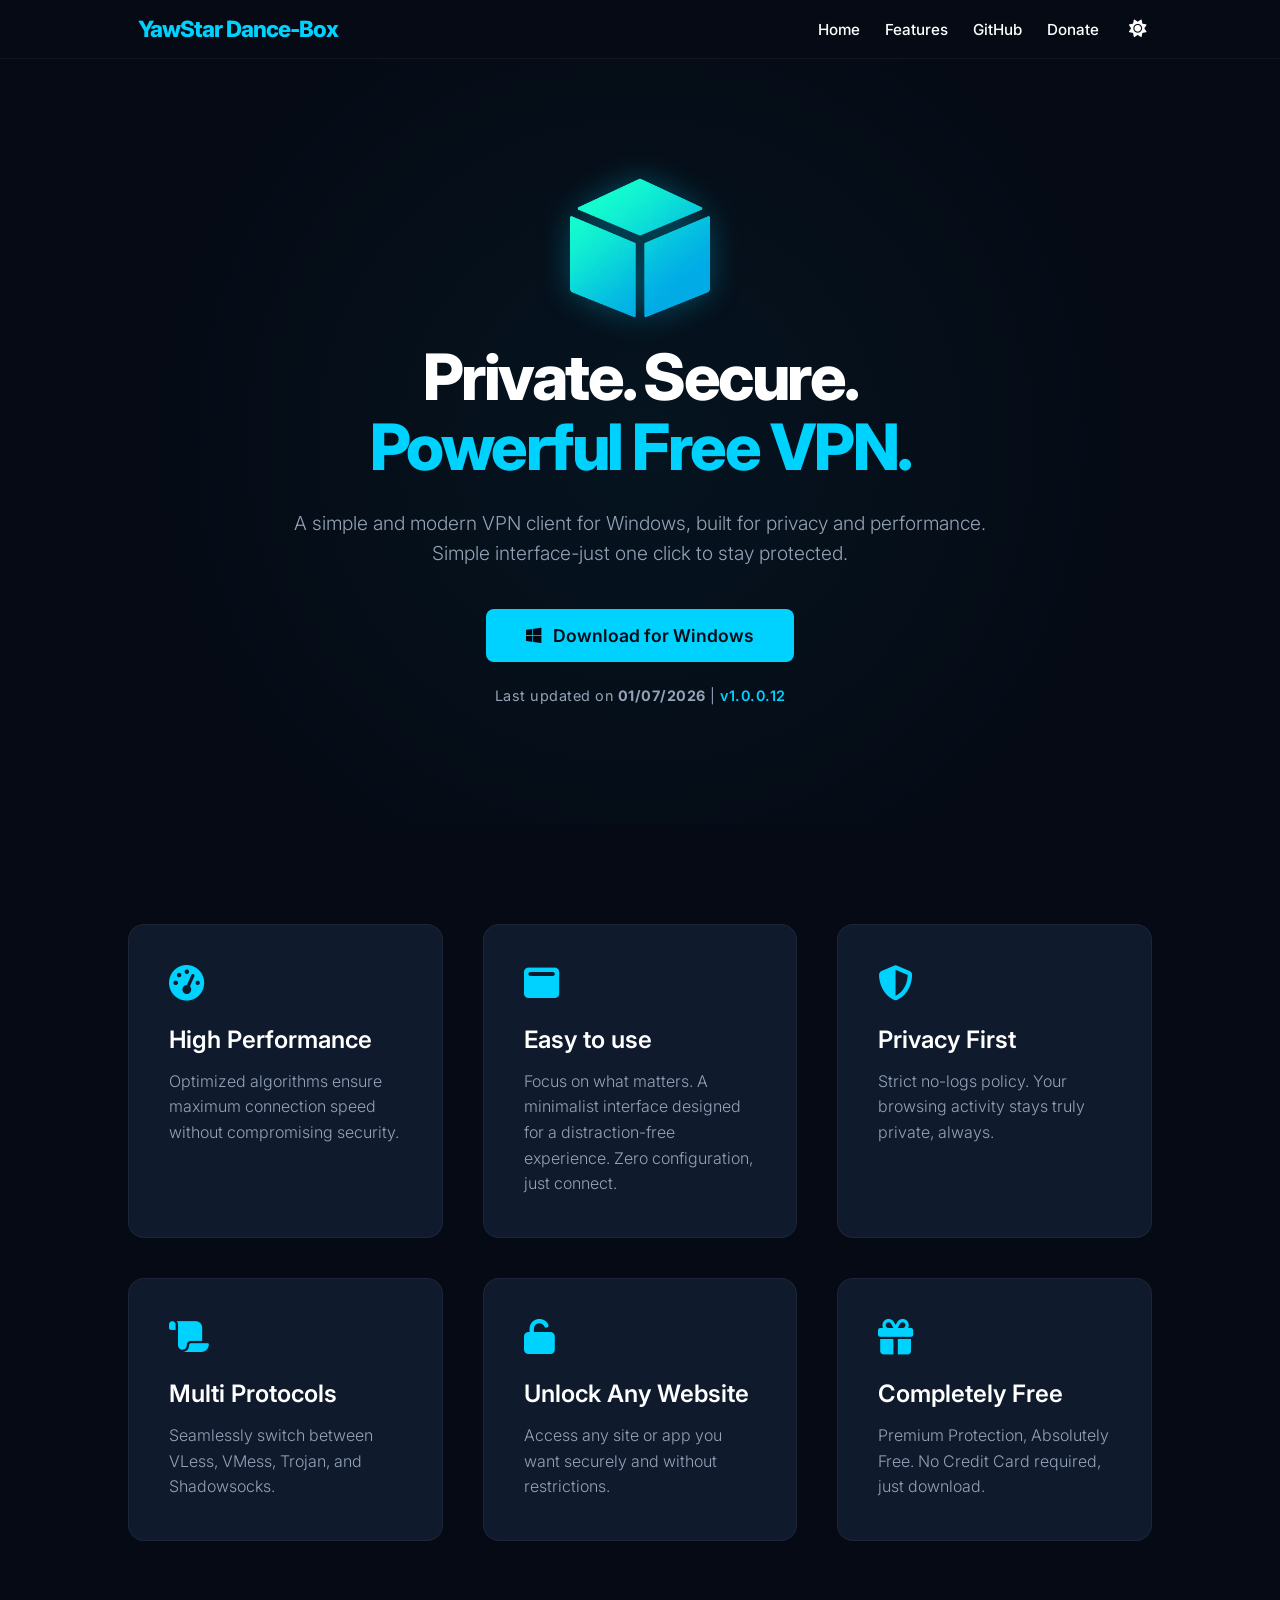
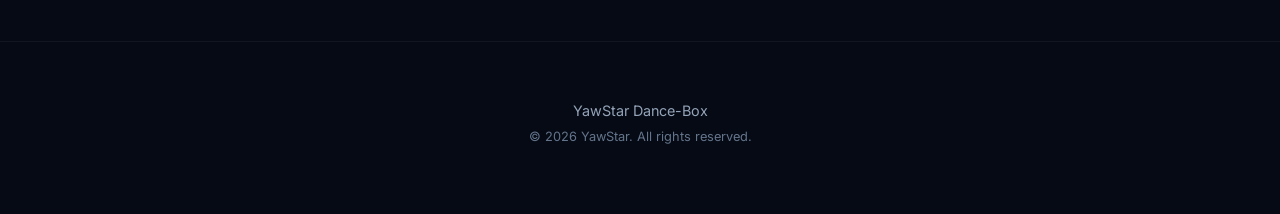
<file: index.html>
<!DOCTYPE html>
<html lang="en">

<head>
    <meta charset="UTF-8">
    <meta name="viewport" content="width=device-width, initial-scale=1.0">
    <title>YawStar Dance-Box VPN | Modern & Secure</title>
    <link rel="icon" type="image/x-icon" href="assets/img/favicon/favicon.ico" />

    <link rel="stylesheet" href="https://cdnjs.cloudflare.com/ajax/libs/font-awesome/6.5.1/css/all.min.css">
    <link href="https://fonts.googleapis.com/css2?family=Inter:wght@300;400;600;800&display=swap" rel="stylesheet">

    <link rel="stylesheet" href="style.css">
</head>

<body>

    <nav id="navbar">
        <a href="#" class="logo">
            <i class="fa-solid"></i> YawStar Dance-Box
        </a>

        <div class="nav-right">
            <ul class="nav-links">
                <li><a href="/">Home</a></li>
                <li><a href="#features">Features</a></li>
                <li><a href="https://github.com/YawStar/Dance-Box/" target="_blank">GitHub</a></li>
                <li><a href="donate/">Donate</a></li>
            </ul>

            <div id="theme-toggle" class="theme-toggle" title="Toggle Light/Dark Mode">
                <i id="theme-icon" class="fa-solid fa-sun"></i>
            </div>
        </div>
    </nav>

    <section id="home" class="hero">
        <div class="hero-logo">
            <img src="assets/img/YawStar Dance-Box Logo.webp" alt="YawStar Dance-Box Logo">
        </div>

        <h1>Private. Secure.<br><span>Powerful Free VPN.</span></h1>
        <p>A simple and modern VPN client for Windows, built for privacy and performance. Simple interface-just one
            click to stay protected.</p>

        <a href="https://github.com/YawStar/Dance-Box/releases/download/version_v1.0.0.12/YawStar.Dance-Box_v1.0.0.12_x64.exe"
            class="btn-cta">
            <i class="fa-brands fa-windows"></i>
            Download for Windows
        </a>

        <div class="version-info">
            Last updated on <strong>01/07/2026</strong> | <span class="version-tag">v1.0.0.12</span>
        </div>
    </section>

    <section id="features" class="features">
        <div class="feature-card">
            <i class="fa-solid fa-gauge-high"></i>
            <h3>High Performance</h3>
            <p>Optimized algorithms ensure maximum connection speed without compromising security.</p>
        </div>

        <div class="feature-card">
            <i class="fa-solid fa-window-maximize"></i>
            <h3>Easy to use</h3>
            <p>Focus on what matters. A minimalist interface designed for a distraction-free experience. Zero
                configuration, just connect.</p>
        </div>

        <div class="feature-card">
            <i class="fa-solid fa-shield-halved"></i>
            <h3>Privacy First</h3>
            <p>Strict no-logs policy. Your browsing activity stays truly private, always.</p>
        </div>

        <div class="feature-card">
            <i class="fa-solid fa-scroll"></i>
            <h3>Multi Protocols</h3>
            <p>Seamlessly switch between VLess, VMess, Trojan, and Shadowsocks.</p>
        </div>

        <div class="feature-card">
            <i class="fa-solid fa-unlock"></i>
            <h3>Unlock Any Website</h3>
            <p>Access any site or app you want securely and without restrictions.</p>
        </div>

        <div class="feature-card">
            <i class="fa-solid fa-gift"></i>
            <h3>Completely Free</h3>
            <p>Premium Protection, Absolutely Free. No Credit Card required, just download.</p>
        </div>
    </section>

    <footer>
        <p>YawStar Dance-Box</p>
        <p style="font-size: 0.8rem; color: #64748b;">&copy; 2026 YawStar. All rights reserved.</p>
    </footer>

    <script src="script.js"></script>
</body>

</html>
</file>
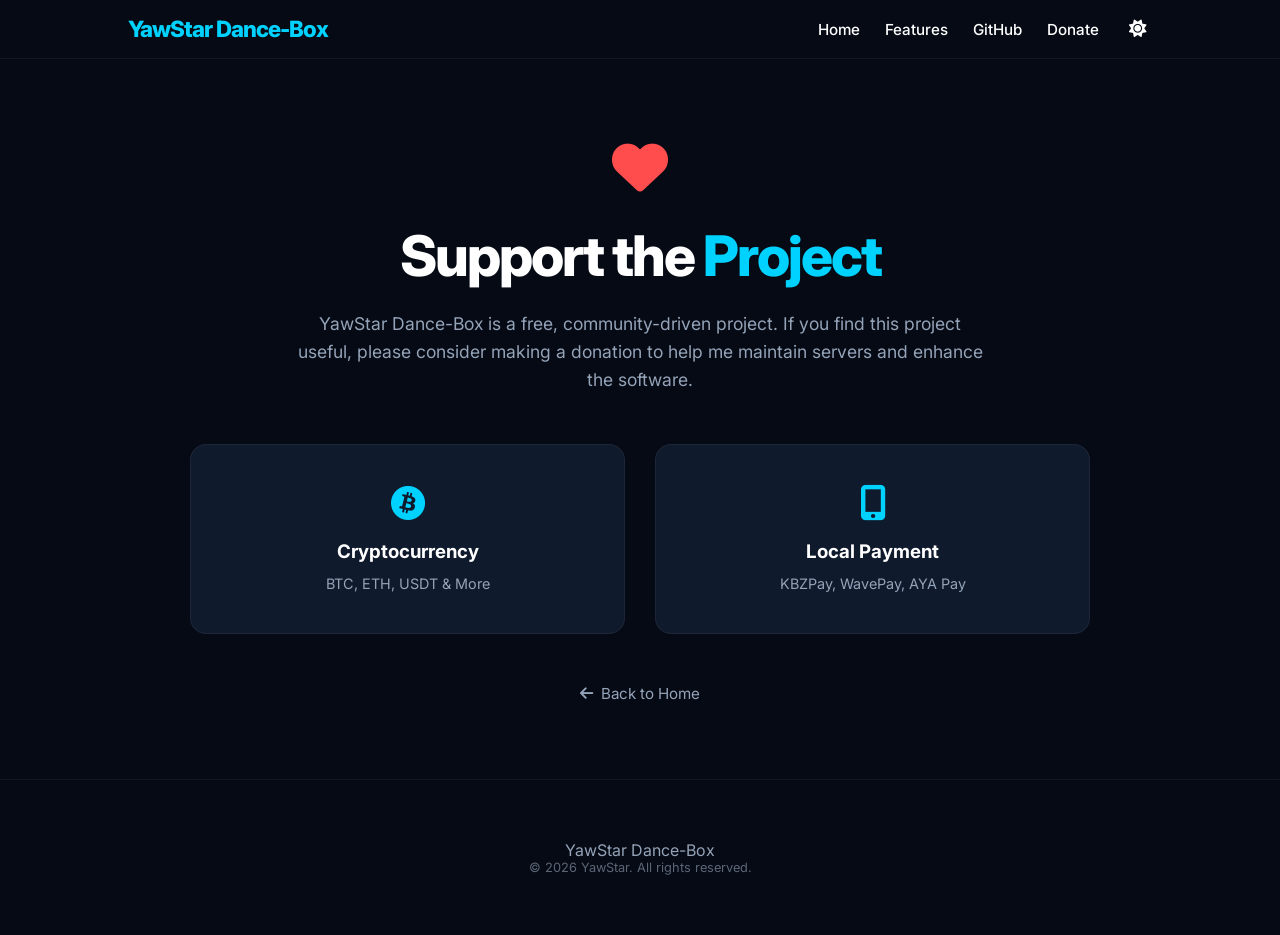
<file: donate/index.html>
<!DOCTYPE html>
<html lang="en">

<head>
    <meta charset="UTF-8">
    <meta name="viewport" content="width=device-width, initial-scale=1.0">
    <title>Support YawStar Dance-Box</title>
    <link rel="icon" type="image/x-icon" href="assets/img/favicon/favicon.ico" />
    <link rel="stylesheet" href="https://cdnjs.cloudflare.com/ajax/libs/font-awesome/6.5.1/css/all.min.css">
    <link href="https://fonts.googleapis.com/css2?family=Inter:wght@300;400;600;800&display=swap" rel="stylesheet">
    <link rel="stylesheet" href="style.css">
</head>

<body>

    <nav id="navbar">
        <a href="/" class="logo">YawStar Dance-Box</a>

        <div class="nav-right">
            <ul class="nav-links">
                <li><a href="/">Home</a></li>
                <li><a href="/#features">Features</a></li>
                <li><a href="https://github.com/YawStar/Dance-Box/releases" target="_blank">GitHub</a></li>
                <li><a href="">Donate</a></li>
            </ul>

            <div id="theme-toggle" class="theme-toggle" title="Toggle Light/Dark Mode">
                <i id="theme-icon" class="fa-solid fa-sun"></i>
            </div>
        </div>
    </nav>

    <section class="donation-hero">
        <div class="heart-icon"><i class="fa-solid fa-heart"></i></div>
        <h1>Support the <span>Project</span></h1>
        <p>YawStar Dance-Box is a free, community-driven project. If you find this project useful, please consider
            making a donation to help me maintain servers and enhance the software.</p>

        <div class="donation-grid">
            <a href="crypto/" class="donate-card">
                <i class="fa-brands fa-bitcoin"></i>
                <h3>Cryptocurrency</h3>
                <span>BTC, ETH, USDT & More</span>
            </a>
            <a href="local/" class="donate-card">
                <i class="fa-solid fa-mobile-screen-button"></i>
                <h3>Local Payment</h3>
                <span>KBZPay, WavePay, AYA Pay</span>
            </a>
        </div>

        <a href="/" class="back-home">
            <i class="fa-solid fa-arrow-left"></i> Back to Home
        </a>
    </section>

    <footer>
        <p>YawStar Dance-Box</p>
        <p style="font-size: 0.8rem; opacity: 0.6;">&copy; 2026 YawStar. All rights reserved.</p>
    </footer>

    <script src="script.js"></script>
</body>

</html>
</file>
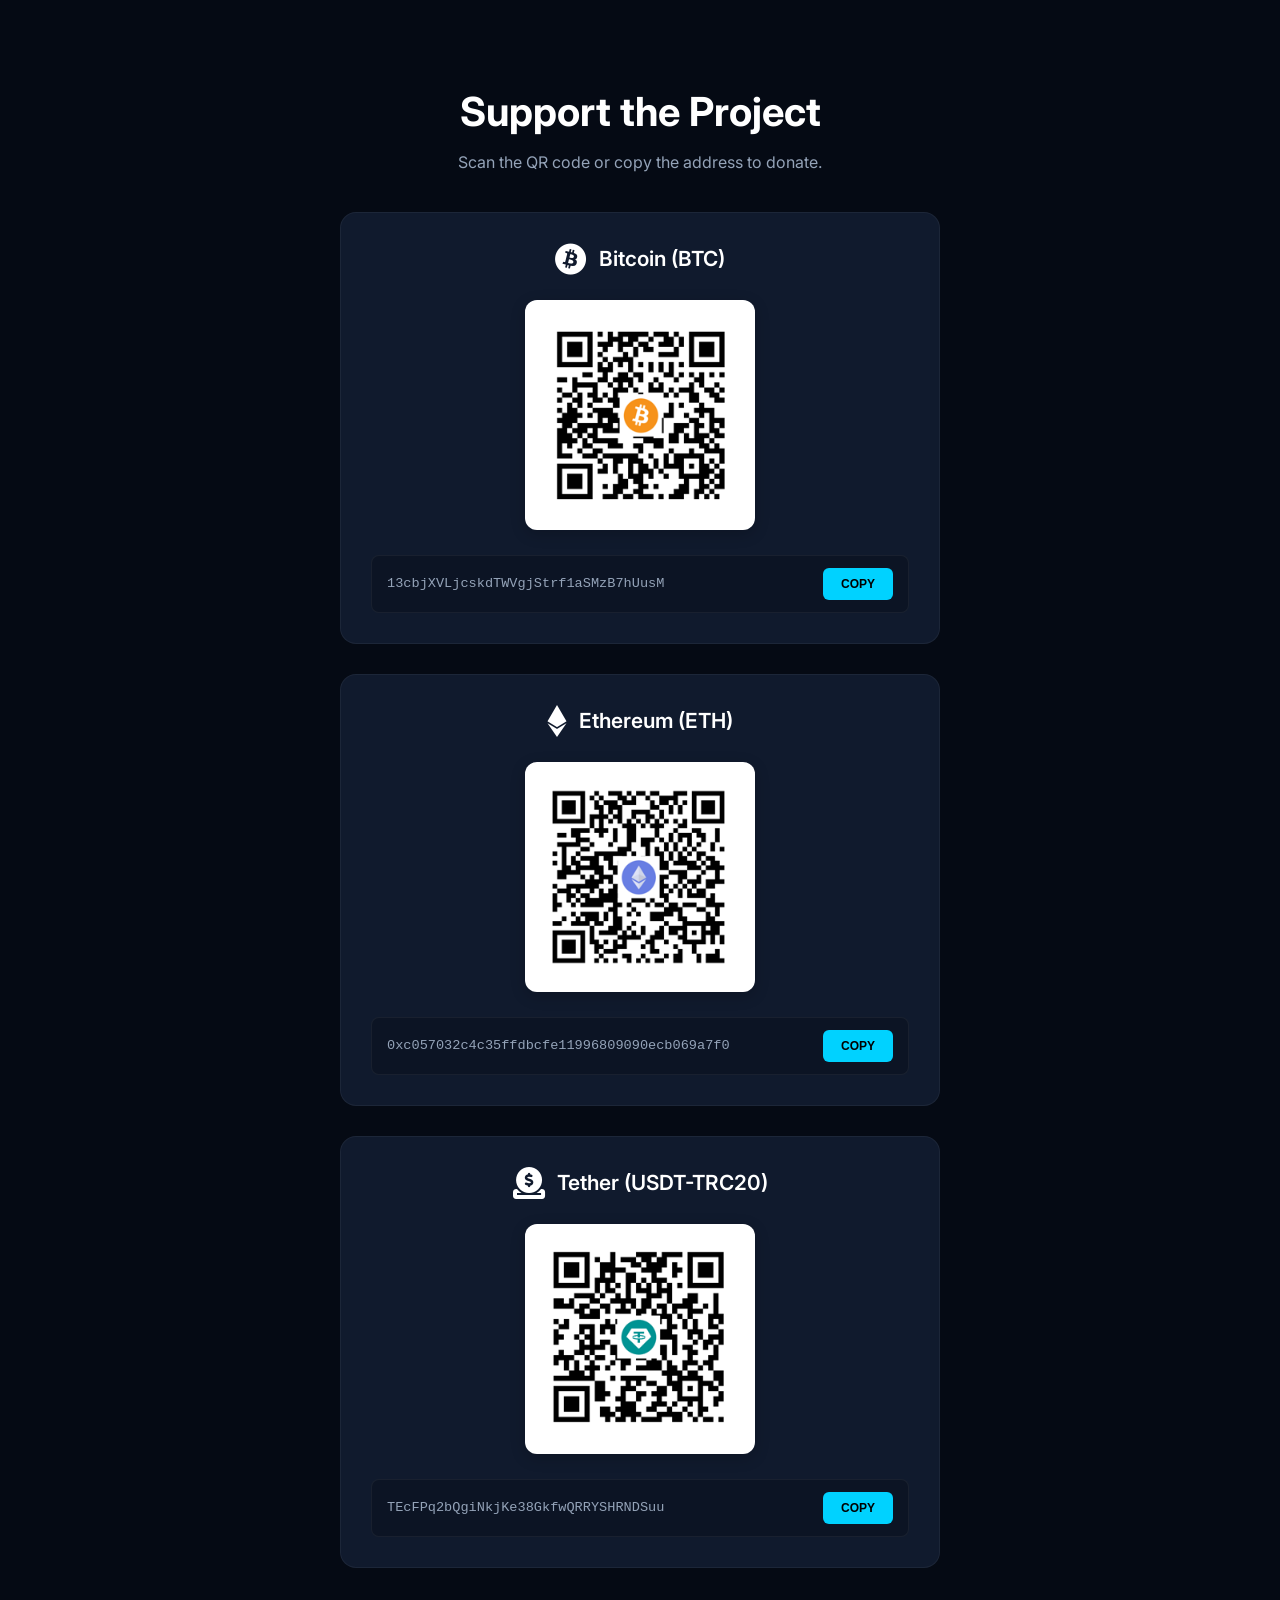
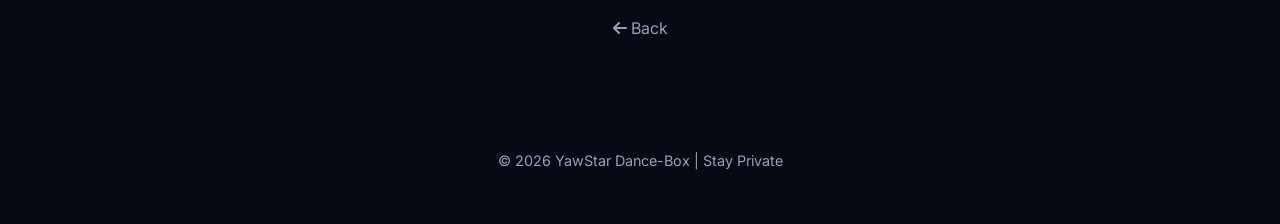
<file: donate/crypto/index.html>
<!DOCTYPE html>
<html lang="en">

<head>
    <meta charset="UTF-8">
    <meta name="viewport" content="width=device-width, initial-scale=1.0">
    <title>Crypto | YawStar Dance-Box</title>
    <link rel="stylesheet" href="https://cdnjs.cloudflare.com/ajax/libs/font-awesome/6.5.1/css/all.min.css">
    <link href="https://fonts.googleapis.com/css2?family=Inter:wght@300;400;600;800&display=swap" rel="stylesheet">

    <style>
        :root {
            --primary-color: #00d2ff;
            --bg-body: #050a14;
            --text-main: #ffffff;
            --text-secondary: #94a3b8;
            --card-bg: #101a2d;
            --card-border: rgba(255, 255, 255, 0.05);
            --qr-bg: #ffffff;
            /* QR Code နောက်ခံ (အမြဲအဖြူရောင်ဖြစ်ရမယ်) */
        }

        body.light-mode {
            --bg-body: #f8fafc;
            --text-main: #101a2d;
            --text-secondary: #64748b;
            --card-bg: #ffffff;
            --card-border: rgba(0, 0, 0, 0.1);
        }

        body {
            font-family: 'Inter', sans-serif;
            background-color: var(--bg-body);
            color: var(--text-main);
            margin: 0;
            display: flex;
            flex-direction: column;
            align-items: center;
            min-height: 100vh;
            transition: 0.3s;
        }

        /* Navbar */
        nav {
            width: 100%;
            padding: 20px 10%;
            display: flex;
            justify-content: space-between;
            align-items: center;
            border-bottom: 1px solid var(--card-border);
            box-sizing: border-box;
            background-color: var(--bg-body);
            position: sticky;
            top: 0;
            z-index: 100;
        }

        .container {
            max-width: 600px;
            /* Card size ကို ထိန်းထားဖို့ */
            width: 90%;
            text-align: center;
            padding: 60px 0;
        }

        h1 {
            font-size: 2.5rem;
            margin-bottom: 15px;
        }

        .subtitle {
            color: var(--text-secondary);
            margin-bottom: 40px;
        }

        /* --- DONATION LAYOUT (အပေါ်အောက်စီ) --- */
        .donation-list {
            display: flex;
            flex-direction: column;
            /* အပေါ်အောက်စီရန် */
            gap: 30px;
            /* Card တစ်ခုနဲ့တစ်ခုကြား အကွာအဝေး */
        }

        .donate-card {
            background: var(--card-bg);
            border: 1px solid var(--card-border);
            border-radius: 16px;
            padding: 30px;
            text-align: center;
            /* အလယ်တည့်တည့်ဖြစ်အောင် */
            transition: 0.3s;
            display: flex;
            flex-direction: column;
            align-items: center;
            /* QR နဲ့ စာသားတွေ အလယ်ရောက်အောင် */
        }

        .donate-card:hover {
            border-color: var(--primary-color);
            transform: translateY(-3px);
        }

        /* --- COIN INFO (FontAwesome Icon တွေကို ပြန်သုံးထားတယ်) --- */
        .coin-info {
            display: flex;
            align-items: center;
            gap: 12px;
            margin-bottom: 25px;
        }

        .coin-icon {
            font-size: 2rem;
            color: var(--text-main);
            /* Invisibleman UI အတိုင်း အဖြူရောင်icon */
        }

        .coin-name {
            font-weight: 600;
            font-size: 1.3rem;
            color: var(--text-main);
        }

        /* --- QR CODE SECTION (ဒီနေရာမှာ SVG ပုံထည့်ထားတယ်) --- */
        .qr-container {
            background-color: var(--qr-bg);
            /* Scan ဖတ်ရလွယ်အောင် နောက်ခံအဖြူ */
            padding: 15px;
            border-radius: 12px;
            margin-bottom: 25px;
            display: flex;
            justify-content: center;
            align-items: center;
            box-shadow: 0 4px 15px rgba(0, 0, 0, 0.2);
            width: fit-content;
            /* SVG Size အတိုင်း Box Size ဖြစ်အောင် */
        }

        .qr-image {
            width: 200px;
            /* Scan ဖတ်လို့ရတဲ့ အရွယ်အစားအထိ ကြီးထားတယ် */
            height: 200px;
            object-fit: contain;
            display: block;
        }

        /* --- ADDRESS BOX --- */
        .address-box {
            background: rgba(0, 0, 0, 0.2);
            padding: 12px 15px;
            border-radius: 8px;
            display: flex;
            justify-content: space-between;
            align-items: center;
            border: 1px solid var(--card-border);
            gap: 10px;
            width: 100%;
            /* Card ရဲ့အပြည့်ယူမယ် */
            box-sizing: border-box;
        }

        .address-text {
            font-family: monospace;
            font-size: 0.85rem;
            color: var(--text-secondary);
            word-break: break-all;
            line-height: 1.4;
            text-align: left;
        }

        .copy-btn {
            background: var(--primary-color);
            border: none;
            color: #000;
            padding: 9px 18px;
            border-radius: 6px;
            cursor: pointer;
            font-size: 0.75rem;
            font-weight: 700;
            flex-shrink: 0;
            text-transform: uppercase;
            transition: 0.2s;
        }

        .copy-btn:hover {
            opacity: 0.9;
        }

        .copy-btn:active {
            transform: scale(0.95);
        }

        .back {
            margin-top: 50px;
            display: inline-block;
            color: var(--text-secondary);
            text-decoration: none;
            transition: 0.3s;
        }

        .back:hover {
            color: var(--primary-color);
        }

        footer {
            margin-top: auto;
            padding: 40px;
            color: var(--text-secondary);
            font-size: 0.9rem;
        }
    </style>
</head>

<body>
    <div class="container">
        <h1>Support the Project</h1>
        <p class="subtitle">Scan the QR code or copy the address to donate.</p>

        <div class="donation-list">
            <div class="donate-card">
                <div class="coin-info">
                    <i class="fa-brands fa-bitcoin coin-icon"></i>
                    <span class="coin-name">Bitcoin (BTC)</span>
                </div>

                <div class="qr-container">
                    <img src="assets/img/BTC.svg" alt="Bitcoin QR Code" class="qr-image">
                </div>

                <div class="address-box">
                    <span class="address-text" id="btc-addr">13cbjXVLjcskdTWVgjStrf1aSMzB7hUusM</span>
                    <button class="copy-btn" onclick="copyText('btc-addr')">Copy</button>
                </div>
            </div>

            <div class="donate-card">
                <div class="coin-info">
                    <i class="fa-brands fa-ethereum coin-icon"></i>
                    <span class="coin-name">Ethereum (ETH)</span>
                </div>

                <div class="qr-container">
                    <img src="assets/img/ETH.svg" alt="Ethereum QR Code" class="qr-image">
                </div>

                <div class="address-box">
                    <span class="address-text" id="eth-addr">0xc057032c4c35ffdbcfe11996809090ecb069a7f0</span>
                    <button class="copy-btn" onclick="copyText('eth-addr')">Copy</button>
                </div>
            </div>

            <div class="donate-card">
                <div class="coin-info">
                    <i class="fa-solid fa-circle-dollar-to-slot coin-icon"></i>
                    <span class="coin-name">Tether (USDT-TRC20)</span>
                </div>

                <div class="qr-container">
                    <img src="assets/img/USDT.svg" alt="Tether QR Code" class="qr-image">
                </div>

                <div class="address-box">
                    <span class="address-text" id="usdt-addr">TEcFPq2bQgiNkjKe38GkfwQRRYSHRNDSuu</span>
                    <button class="copy-btn" onclick="copyText('usdt-addr')">Copy</button>
                </div>
            </div>
        </div>

        <a href="/donate" class="back"><i class="fa-solid fa-arrow-left"></i> Back</a>
    </div>

    <footer>
        <p>&copy; 2026 YawStar Dance-Box | Stay Private</p>
    </footer>

    <script>
        // Copy Function with Feedback
        function copyText(elementId) {
            const text = document.getElementById(elementId).innerText;
            navigator.clipboard.writeText(text).then(() => {
                const btn = document.querySelector(`button[onclick="copyText('${elementId}')"]`);
                const originalText = btn.innerText;
                btn.innerText = "COPIED!";
                btn.style.background = "#22c55e"; // Success green
                btn.style.color = "#fff";

                setTimeout(() => {
                    btn.innerText = originalText;
                    btn.style.background = "var(--primary-color)";
                    btn.style.color = "#000";
                }, 2000);
            });
        }

        // Theme Toggle Function
        function toggleTheme() {
            const body = document.body;
            const icon = document.getElementById('theme-icon');
            body.classList.toggle('light-mode');

            if (body.classList.contains('light-mode')) {
                icon.classList.replace('fa-moon', 'fa-sun');
            } else {
                icon.classList.replace('fa-sun', 'fa-moon');
            }
        }
    </script>
</body>

</html>
</file>
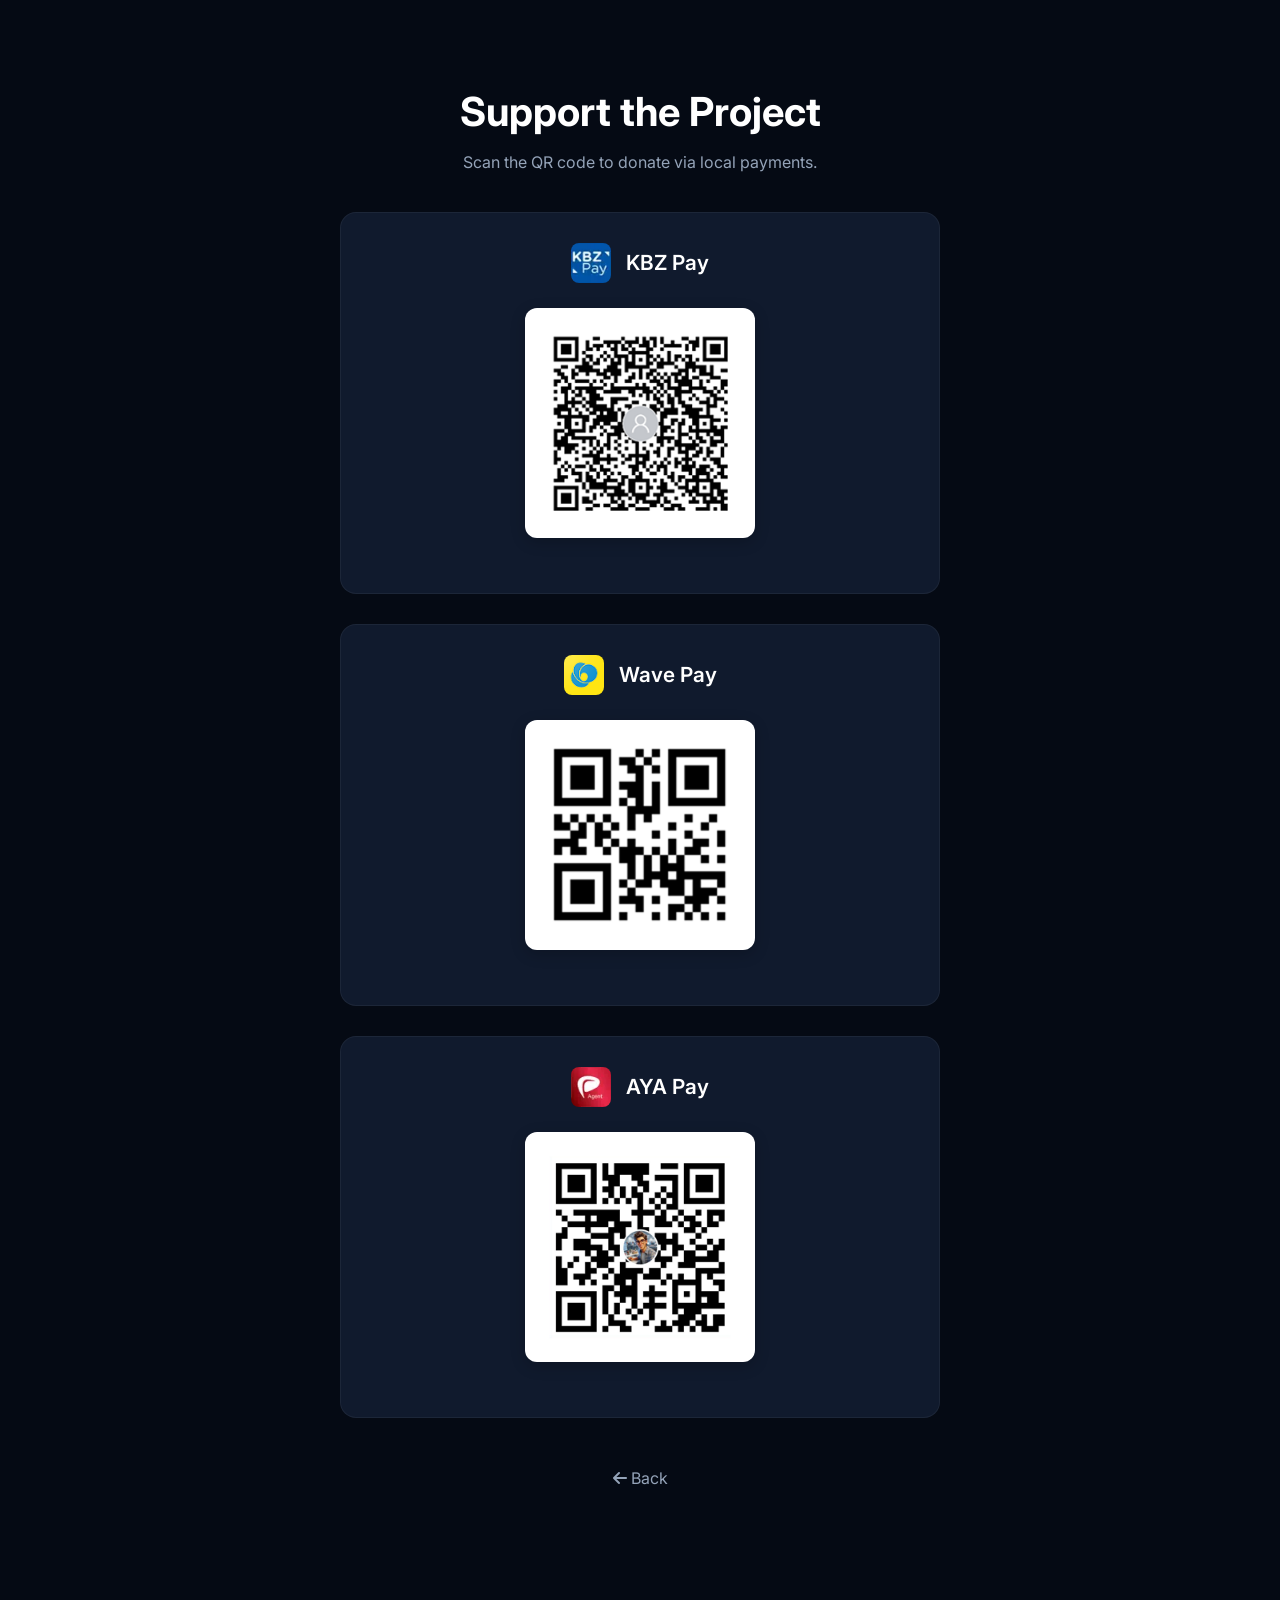
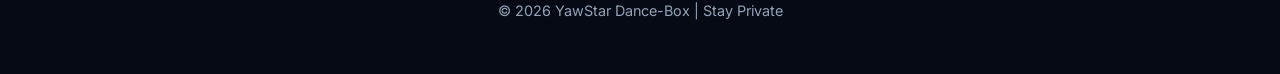
<file: donate/local/index.html>
<!DOCTYPE html>
<html lang="en">

<head>
    <meta charset="UTF-8">
    <meta name="viewport" content="width=device-width, initial-scale=1.0">
    <title>Local | YawStar Dance-Box</title>
    <link rel="stylesheet" href="https://cdnjs.cloudflare.com/ajax/libs/font-awesome/6.5.1/css/all.min.css">
    <link href="https://fonts.googleapis.com/css2?family=Inter:wght@300;400;600;800&display=swap" rel="stylesheet">

    <style>
        :root {
            --primary-color: #00d2ff;
            --bg-body: #050a14;
            --text-main: #ffffff;
            --text-secondary: #94a3b8;
            --card-bg: #101a2d;
            --card-border: rgba(255, 255, 255, 0.05);
            --qr-bg: #ffffff;
        }

        body.light-mode {
            --bg-body: #f8fafc;
            --text-main: #101a2d;
            --text-secondary: #64748b;
            --card-bg: #ffffff;
            --card-border: rgba(0, 0, 0, 0.1);
        }

        body {
            font-family: 'Inter', sans-serif;
            background-color: var(--bg-body);
            color: var(--text-main);
            margin: 0;
            display: flex;
            flex-direction: column;
            align-items: center;
            min-height: 100vh;
            transition: 0.3s;
        }

        .container {
            max-width: 600px;
            width: 90%;
            text-align: center;
            padding: 60px 0;
        }

        h1 { font-size: 2.5rem; margin-bottom: 15px; }
        .subtitle { color: var(--text-secondary); margin-bottom: 40px; }

        .donation-list {
            display: flex;
            flex-direction: column;
            gap: 30px;
        }

        .donate-card {
            background: var(--card-bg);
            border: 1px solid var(--card-border);
            border-radius: 16px;
            padding: 30px;
            transition: 0.3s;
            display: flex;
            flex-direction: column;
            align-items: center;
        }

        .donate-card:hover {
            border-color: var(--primary-color);
            transform: translateY(-3px);
        }

        /* Payment Logo Style */
        .payment-logo {
            width: 40px;
            height: 40px;
            object-fit: contain;
            border-radius: 8px;
        }

        .coin-info {
            display: flex;
            align-items: center;
            gap: 15px;
            margin-bottom: 25px;
        }

        .coin-name {
            font-weight: 600;
            font-size: 1.3rem;
            color: var(--text-main);
        }

        .qr-container {
            background-color: var(--qr-bg);
            padding: 15px;
            border-radius: 12px;
            margin-bottom: 25px;
            display: flex;
            justify-content: center;
            align-items: center;
            box-shadow: 0 4px 15px rgba(0, 0, 0, 0.2);
            width: fit-content;
        }

        .qr-image {
            width: 200px;
            height: 200px;
            object-fit: contain;
            display: block;
        }

        .back {
            margin-top: 50px;
            display: inline-block;
            color: var(--text-secondary);
            text-decoration: none;
            transition: 0.3s;
        }

        .back:hover { color: var(--primary-color); }

        footer {
            margin-top: auto;
            padding: 40px;
            color: var(--text-secondary);
            font-size: 0.9rem;
        }
    </style>
</head>

<body>
    <div class="container">
        <h1>Support the Project</h1>
        <p class="subtitle">Scan the QR code to donate via local payments.</p>

        <div class="donation-list">
            <div class="donate-card">
                <div class="coin-info">
                    <img src="assets/img/KBZ_Logo.webp" alt="KBZ Pay" class="payment-logo">
                    <span class="coin-name">KBZ Pay</span>
                </div>
                <div class="qr-container">
                    <img src="assets/img/KBZ Pay.svg" alt="KBZ Pay QR" class="qr-image">
                </div>
            </div>

            <div class="donate-card">
                <div class="coin-info">
                    <img src="assets/img/Wave_Logo.webp" alt="Wave Pay" class="payment-logo">
                    <span class="coin-name">Wave Pay</span>
                </div>
                <div class="qr-container">
                    <img src="assets/img/Wave Pay.svg" alt="Wave Pay QR" class="qr-image">
                </div>
            </div>

            <div class="donate-card">
                <div class="coin-info">
                    <img src="assets/img/Aya_Logo.webp" alt="AYA Pay" class="payment-logo">
                    <span class="coin-name">AYA Pay</span>
                </div>
                <div class="qr-container">
                    <img src="assets/img/AYA Pay.svg" alt="AYA Pay QR" class="qr-image">
                </div>
            </div>
        </div>

        <a href="/donate" class="back"><i class="fa-solid fa-arrow-left"></i> Back</a>
    </div>

    <footer>
        <p>&copy; 2026 YawStar Dance-Box | Stay Private</p>
    </footer>

    <script>
        document.addEventListener('DOMContentLoaded', () => {
            const savedTheme = localStorage.getItem('theme');
            if (savedTheme === 'light') {
                document.body.classList.add('light-mode');
            }
        });
    </script>
</body>

</html>
</file>
<file: style.css>
/* --- CSS Global Variables & Theme Management --- */
:root {
    --primary-color: #00d2ff;
    --font-main: 'Inter', sans-serif;
    --bg-body: #050a14;
    --bg-nav: #050a14;
    --text-main: #ffffff;
    --text-secondary: #94a3b8;
    --card-bg: #101a2d;
    --card-border: rgba(255, 255, 255, 0.05);
    --shadow-nav: 0 4px 15px rgba(0,0,0,0.4);
}

body.light-mode {
    --bg-body: #f8fafc;
    --bg-nav: #f8fafc;
    --text-main: #101a2d;
    --text-secondary: #64748b;
    --card-bg: #ffffff;
    --card-border: rgba(0, 0, 0, 0.1);
    --shadow-nav: 0 4px 15px rgba(0,0,0,0.05);
}

/* --- Base Reset --- */
* {
    margin: 0;
    padding: 0;
    box-sizing: border-box;
}

body {
    font-family: var(--font-main);
    background-color: var(--bg-body);
    color: var(--text-main);
    transition: background-color 0.3s ease, color 0.3s ease;
    overflow-x: hidden;
    -webkit-font-smoothing: antialiased;
}

/* --- Navbar --- */
nav {
    display: flex;
    justify-content: space-between;
    align-items: center;
    padding: 15px 10%;
    background-color: var(--bg-nav);
    position: sticky;
    top: 0;
    z-index: 1000;
    border-bottom: 1px solid var(--card-border);
    transition: background-color 0.3s ease, box-shadow 0.3s ease, border-color 0.3s ease;
}

.logo {
    font-size: 1.4rem;
    font-weight: 800;
    color: var(--primary-color);
    letter-spacing: -1px;
    display: flex;
    align-items: center;
    gap: 10px;
    text-decoration: none;
}

.nav-right {
    display: flex;
    align-items: center;
    gap: 25px;
}

.nav-links {
    display: flex;
    list-style: none;
    gap: 25px;
}

.nav-links a {
    text-decoration: none;
    color: var(--text-main);
    font-size: 0.95rem;
    font-weight: 500;
    transition: color 0.3s ease;
}

.nav-links a:hover {
    color: var(--primary-color);
}

.theme-toggle {
    cursor: pointer;
    font-size: 1.1rem;
    color: var(--text-main);
    transition: color 0.3s ease, transform 0.2s ease;
    display: flex;
    align-items: center;
    padding: 5px;
}

.theme-toggle:hover {
    color: var(--primary-color);
    transform: scale(1.1);
}

/* --- Hero Section --- */
.hero {
    display: flex;
    flex-direction: column;
    justify-content: center;
    align-items: center;
    text-align: center;
    padding: 38px 10%;
    min-height: 85vh;
    background: radial-gradient(circle at center, rgba(0, 210, 255, 0.05) 0%, rgba(5, 10, 20, 0) 70%);
}

.hero-logo {
    margin-bottom: 20px;
}

.hero-logo img {
    width: 140px;
    height: auto;
    filter: drop-shadow(0 0 15px rgba(0, 210, 255, 0.3));
}

body.light-mode .hero {
    background: radial-gradient(circle at center, rgba(0, 210, 255, 0.1) 0%, rgba(248, 250, 252, 0) 70%);
}

.hero h1 {
    font-size: 4rem;
    font-weight: 800;
    line-height: 1.1;
    margin-bottom: 25px;
    letter-spacing: -2.5px;
}

.hero h1 span {
    color: var(--primary-color);
}

.hero p {
    font-size: 1.2rem;
    color: var(--text-secondary);
    max-width: 700px;
    margin-bottom: 40px;
    font-weight: 300;
    line-height: 1.6;
}

.btn-cta {
    background-color: var(--primary-color);
    color: #050a14;
    padding: 16px 40px;
    border-radius: 8px;
    font-weight: 600;
    text-decoration: none;
    font-size: 1.1rem;
    display: flex;
    align-items: center;
    gap: 12px;
    transition: 0.3s ease, box-shadow 0.3s ease;
}

.btn-cta:hover {
    box-shadow: 0 10px 30px rgba(0, 210, 255, 0.4);
    transform: translateY(-2px);
}

.version-info {
    margin-top: 25px;
    font-size: 0.9rem;
    color: var(--text-secondary);
    font-weight: 400;
    letter-spacing: 0.5px;
}

.version-tag {
    color: var(--primary-color);
    font-weight: 600;
}

/* --- Features Section --- */
.features {
    padding: 100px 10%;
    display: grid;
    grid-template-columns: repeat(auto-fit, minmax(300px, 1fr));
    gap: 40px;
}

.feature-card {
    background-color: var(--card-bg);
    border: 1px solid var(--card-border);
    border-radius: 16px;
    padding: 40px;
    transition: 0.3s ease, border-color 0.3s ease, transform 0.3s ease;
}

.feature-card:hover {
    border-color: rgba(0, 210, 255, 0.2);
    transform: translateY(-8px);
}

.feature-card i {
    font-size: 2.2rem;
    color: var(--primary-color);
    margin-bottom: 25px;
    display: inline-block;
}

.feature-card h3 {
    font-size: 1.5rem;
    font-weight: 600;
    margin-bottom: 15px;
    color: var(--text-main);
}

.feature-card p {
    font-size: 1rem;
    color: var(--text-secondary);
    font-weight: 300;
    line-height: 1.6;
}

/* --- Footer --- */
footer {
    text-align: center;
    padding: 60px 10%;
    border-top: 1px solid var(--card-border);
    color: var(--text-secondary);
    font-size: 0.9rem;
}

footer p {
    margin-bottom: 10px;
}

/* --- Mobile Responsive --- */
@media (max-width: 768px) {
    .hero-logo img { width: 60px; }
    nav { padding: 15px 5%; }
    .nav-right, .nav-links { gap: 15px; }
    .nav-links a { font-size: 0.85rem; }
    .hero { padding: 100px 5%; }
    .hero h1 { font-size: 2.8rem; letter-spacing: -1.5px; }
    .hero p { font-size: 1rem; }
    .features { padding: 60px 5%; gap: 20px; }
    .feature-card { padding: 30px; }
}
</file>
<file: donate/style.css>
/* --- Home Page ရဲ့ Original Variables --- */
:root {
    --primary-color: #00d2ff;
    --font-main: 'Inter', sans-serif;
    --bg-body: #050a14;
    --bg-nav: #050a14;
    --text-main: #ffffff;
    --text-secondary: #94a3b8;
    --card-bg: #101a2d;
    --card-border: rgba(255, 255, 255, 0.05);
    --shadow-nav: 0 4px 15px rgba(0,0,0,0.4);
}

body.light-mode {
    --bg-body: #f8fafc;
    --bg-nav: #f8fafc;
    --text-main: #101a2d;
    --text-secondary: #64748b;
    --card-bg: #ffffff;
    --card-border: rgba(0, 0, 0, 0.1);
    --shadow-nav: 0 4px 15px rgba(0,0,0,0.05);
}

* { margin: 0; padding: 0; box-sizing: border-box; }

body {
    font-family: var(--font-main);
    background-color: var(--bg-body);
    color: var(--text-main);
    transition: background-color 0.3s ease, color 0.3s ease;
    overflow-x: hidden;
    -webkit-font-smoothing: antialiased;
}

/* --- Navbar (Original Home Style - အတိအကျ) --- */
nav {
    display: flex;
    justify-content: space-between;
    align-items: center;
    padding: 15px 10%;
    background-color: var(--bg-nav);
    position: sticky;
    top: 0;
    z-index: 1000;
    border-bottom: 1px solid var(--card-border);
    transition: background-color 0.3s ease, box-shadow 0.3s ease, border-color 0.3s ease;
}

.logo {
    font-size: 1.4rem;
    font-weight: 800;
    color: var(--primary-color);
    letter-spacing: -1px;
    display: flex;
    align-items: center;
    gap: 10px;
    text-decoration: none;
}

.nav-right { display: flex; align-items: center; gap: 25px; }
.nav-links { display: flex; list-style: none; gap: 25px; }
.nav-links a {
    text-decoration: none;
    color: var(--text-main);
    font-size: 0.95rem;
    font-weight: 500;
    transition: color 0.3s ease;
}
.nav-links a:hover { color: var(--primary-color); }

.theme-toggle {
    cursor: pointer;
    font-size: 1.1rem;
    color: var(--text-main);
    transition: color 0.3s ease, transform 0.2s ease;
    display: flex;
    align-items: center;
    padding: 5px;
}

/* --- Donate Page Content (Home Page ရဲ့ Hero style နဲ့ ညှိထားသည်) --- */
.donation-hero {
    display: flex;
    flex-direction: column;
    justify-content: center;
    align-items: center;
    text-align: center;
    padding: 35px 10%;
    min-height: 80vh;
}

.heart-icon {
    font-size: 3.5rem;
    color: #ff4d4d;
    margin-bottom: 20px;
    animation: beat 1.5s infinite;
}

@keyframes beat {
    0%, 100% { transform: scale(1); }
    50% { transform: scale(1.1); }
}

.donation-hero h1 {
    font-size: 3.5rem;
    font-weight: 800;
    margin-bottom: 20px;
    letter-spacing: -2px;
}

.donation-hero h1 span { color: var(--primary-color); }

.donation-hero p {
    font-size: 1.1rem;
    color: var(--text-secondary);
    max-width: 700px;
    margin-bottom: 50px;
    line-height: 1.6;
}

.donation-grid {
    display: grid;
    grid-template-columns: repeat(auto-fit, minmax(280px, 1fr));
    gap: 30px;
    width: 100%;
    max-width: 900px;
}

.donate-card {
    background-color: var(--card-bg);
    border: 1px solid var(--card-border);
    border-radius: 16px;
    padding: 40px;
    text-decoration: none;
    transition: 0.3s ease;
}

.donate-card:hover {
    border-color: rgba(0, 210, 255, 0.2);
    transform: translateY(-8px);
}

.donate-card i {
    font-size: 2.2rem;
    color: var(--primary-color);
    margin-bottom: 20px;
}

.donate-card h3 {
    color: var(--text-main);
    margin-bottom: 10px;
}

.donate-card span { color: var(--text-secondary); font-size: 0.9rem; }

.back-home {
    margin-top: 50px;
    color: var(--text-secondary);
    text-decoration: none;
    font-size: 0.95rem;
    display: flex;
    align-items: center;
    gap: 8px;
    transition: 0.3s;
}

.back-home:hover { color: var(--primary-color); }

/* --- Footer --- */
footer {
    text-align: center;
    padding: 60px 10%;
    border-top: 1px solid var(--card-border);
    color: var(--text-secondary);
}

/* --- Mobile Responsive --- */
@media (max-width: 768px) {
    nav { padding: 15px 5%; }
    .nav-links { display: none; }
    .donation-hero h1 { font-size: 2.5rem; }
    .donation-grid { grid-template-columns: 1fr; }
}
</file>
